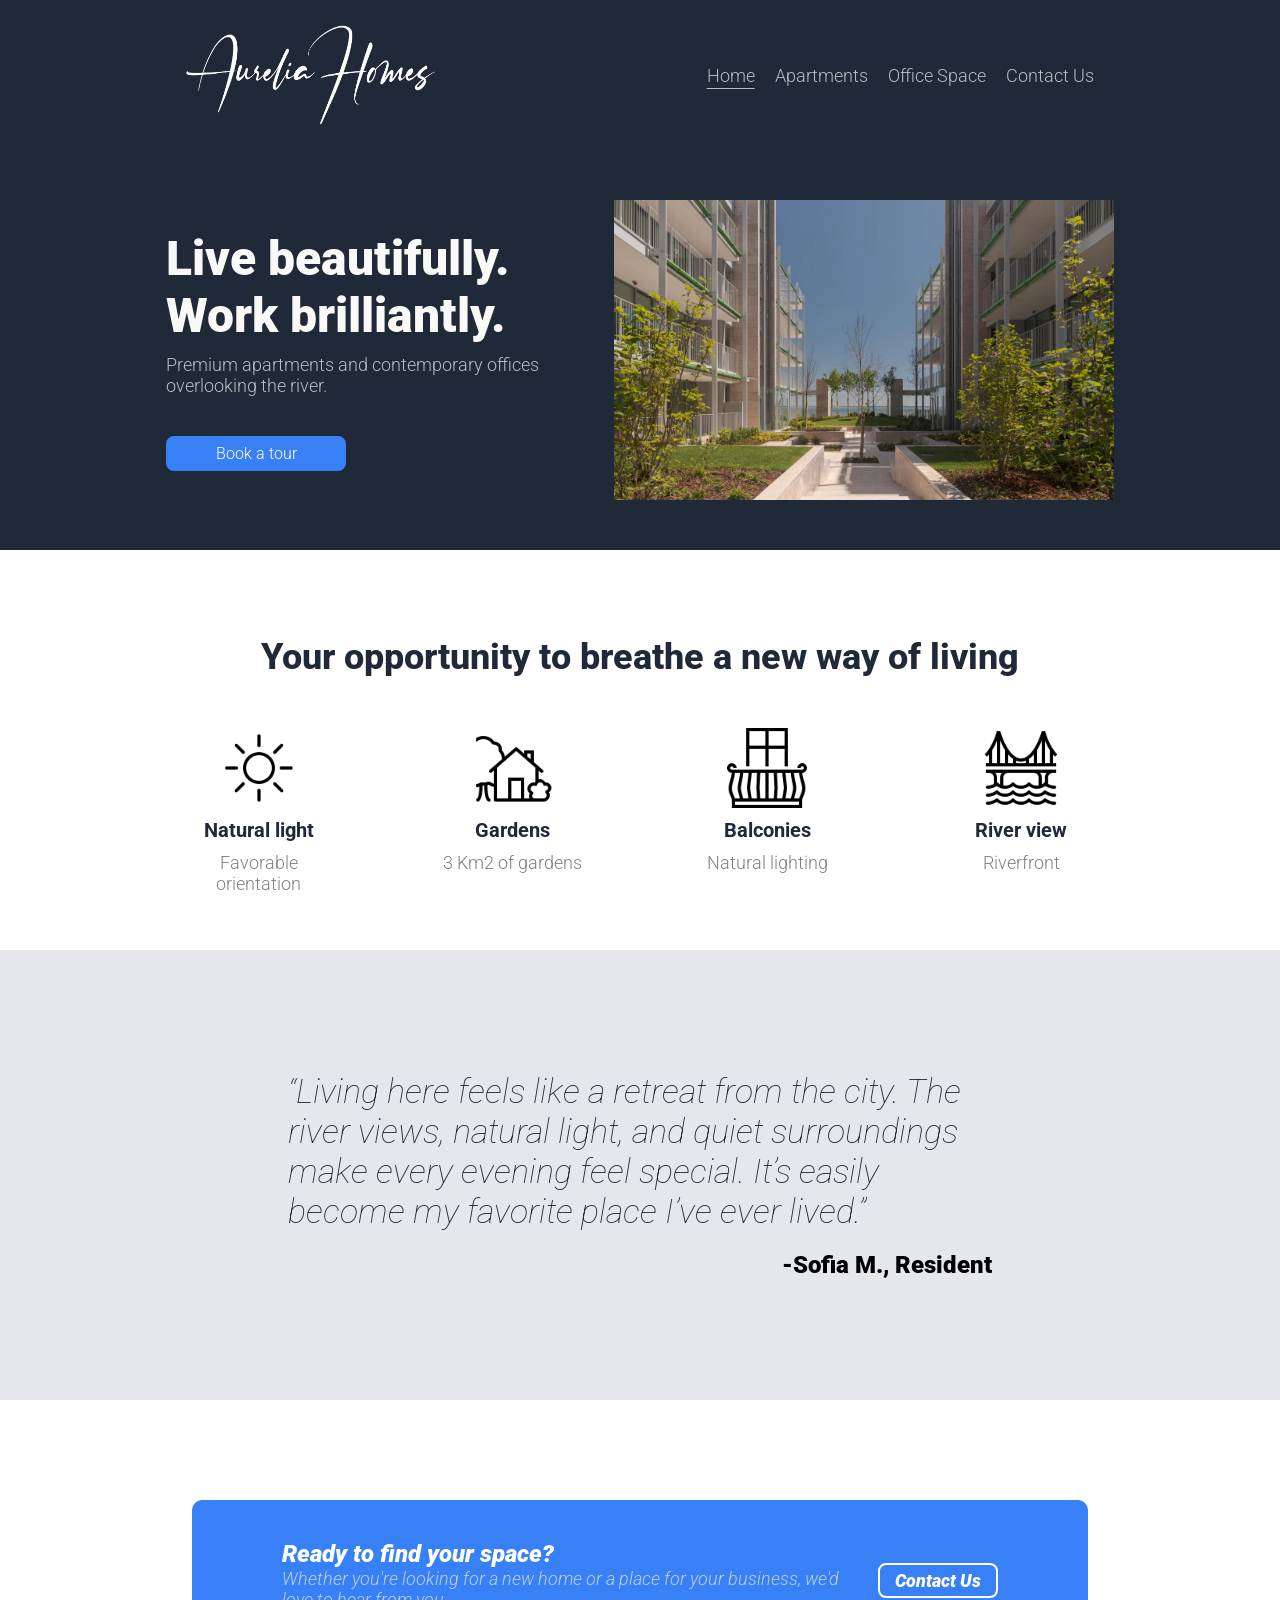
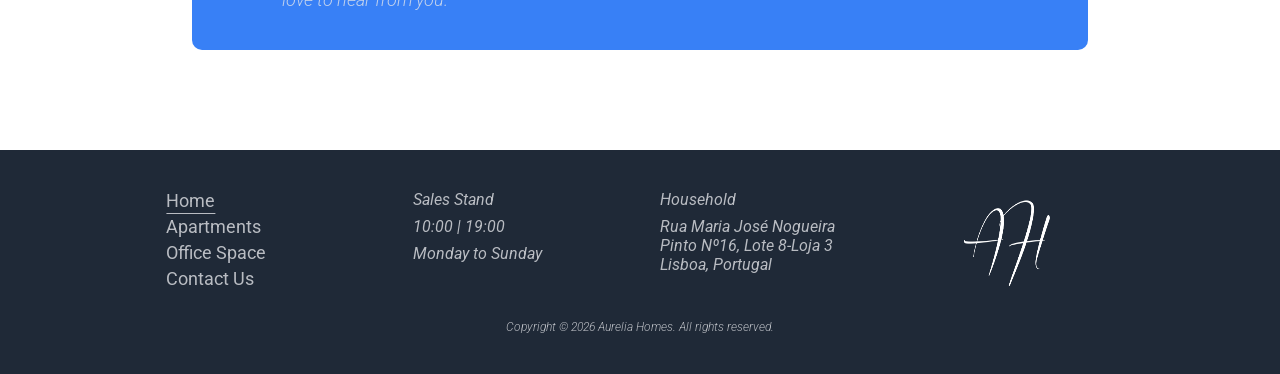
<file: index.html>
<!DOCTYPE html>
<html lang="en">

<head>
    <meta charset="UTF-8">
    <meta name="viewport" content="width=device-width, initial-scale=1.0">
    <title>Aurelia Homes | Home</title>
    <link rel="stylesheet" href="styles/universal.css">
    <link rel="stylesheet" href="styles/index.css">
</head>

<body>

    <header>
        <div class="header-container">
            <div class="header-box"> <img class="logonav1" src="assets/logoFullWhite.png" alt="Aurelia Homes logo"
                    height="100" width="250">
                <nav class="nav1">
                    <ul class="menu-box">
                        <li><a class="header-item active" href="index.html" aria-current="page">Home</a></li>
                        <li><a class="header-item" href="apartments.html">Apartments</a></li>
                        <li><a class="header-item" href="office.html">Office Space</a></li>
                        <li><a class="header-item" href="contact.html">Contact Us</a></li>
                    </ul>
                </nav>
            </div>
            <div class="header-box"> <img class="logonav2" src="assets/logoSmallWhite.png" alt="Aurelia Homes logo"
                    height="100" width="100">
                <nav class="nav2">
                    <ul class="menu-box">
                        <li><a class="header-item active" href="index.html" aria-current="page">Home</a></li>
                        <li><a class="header-item" href="apartments.html">Apartments</a></li>
                        <li><a class="header-item" href="office.html">Office Space</a></li>
                        <li><a class="header-item" href="contact.html">Contact Us</a></li>
                    </ul>
                </nav>
            </div> <input type="checkbox" id="menu-toggle" class="menu-toggle"> <label for="menu-toggle" class="burger"
                aria-label="Abrir menú"> <span></span> <span></span> <span></span> </label>
        </div>
    </header>

    <main>
        <section class="content-container" aria-labelledby="home-hero-title">
            <article class="content-box">
                <div class="herocontent-box">
                    <h1 id="home-hero-title" class="hero-main-text">Live beautifully. Work brilliantly.</h1>
                    <p class="hero-secondary-text">Premium apartments and contemporary offices overlooking the river.</p>
                    
                    <nav class="hero-button-group" aria-label="Primary navigation">
                        <a class="hero-button" href="contact.html">Book a tour</a>
                    </nav>

                </div> 
                <img src="assets/homeMainImage.png" alt="Aurelia Homes building exterior" height="250" width="500">
            </article>
        </section>

        <section class="features-section" aria-labelledby="info-heading">

            <div class="features-heading">
                <h2 id="info-heading" class="features-title">
                    Your opportunity to breathe a new way of living
                </h2>
            </div>

            <div class="features-grid">

                <article class="feature-card">
                    <img src="assets/icons8-sun-100.png" alt="">
                    <h3 class="feature-title">Natural light</h3>
                    <p class="feature-text">Favorable orientation</p>
                </article>

                <article class="feature-card">
                    <img src="assets/icons8-garden-100.png" alt="">
                    <h3 class="feature-title">Gardens</h3>
                    <p class="feature-text">3 Km2 of gardens</p>
                </article>

                <article class="feature-card">
                    <img src="assets/icons8-balcony-100.png" alt="">
                    <h3 class="feature-title">Balconies</h3>
                    <p class="feature-text">Natural lighting</p>
                </article>

                <article class="feature-card">
                    <img src="assets/icons8-bridge-100.png" alt="">
                    <h3 class="feature-title">River view</h3>
                    <p class="feature-text">Riverfront</p>
                </article>

            </div>
        </section>


        <section class="testimonial-section">

            <blockquote class="testimonial-box">
                <p class="testimonial-text">
                    “Living here feels like a retreat from the city.
                    The river views, natural light, and quiet surroundings make every evening feel special.
                    It’s easily become my favorite place I’ve ever lived.”
                </p>

                <cite class="testimonial-author">
                    -Sofia M., Resident
                </cite>
            </blockquote>

        </section>


        <section class="cta-section" aria-labelledby="cta-heading">

            <aside class="cta-box">

                <div class="cta-content">

                    <div class="cta-copy">
                        <h2 id="cta-heading" class="cta-title">
                            Ready to find your space?
                        </h2>

                        <p class="cta-text">
                            Whether you're looking for a new home or a place for your business,
                            we'd love to hear from you.
                        </p>
                    </div>

                    <a class="outline-button" href="contact.html">
                        Contact Us
                    </a>

                </div>

            </aside>

        </section>

    </main>


    <footer class="footer-container">

        <div class="footer-grid">

            <nav class="footerNav" aria-label="Footer navigation">
                <ul class="menu-box2">
                    <li><a class="footer-item active" href="index.html" aria-current="page">Home</a></li>
                    <li><a class="footer-item" href="apartments.html">Apartments</a></li>
                    <li><a class="footer-item" href="office.html">Office Space</a></li>
                    <li><a class="footer-item" href="contact.html">Contact Us</a></li>
                </ul>
            </nav>

            <address>
                <p>Sales Stand</p>
                <p>10:00 | 19:00</p>
                <p>Monday to Sunday</p>
            </address>

            <address>
                <p>Household</p>
                <p>Rua Maria José Nogueira Pinto Nº16, Lote 8-Loja 3 Lisboa, Portugal</p>
            </address>

            <div class="footerLogo">
                <img src="assets/logoSmallWhite.png" alt="Aurelia Homes logo" height="100" width="100">
            </div>

        </div>


        <div class="footer-gridMobile">    
            <nav class="footerNav2">
                <ul class="menu-box2">
                    <li><a class="footer-item active" href="index.html" aria-current="page">Home</a></li>
                    <li><a class="footer-item" href="apartments.html">Apartments</a></li>
                    <li><a class="footer-item" href="office.html">Office Space</a></li>
                    <li><a class="footer-item" href="contact.html" >Contact Us</a></li>
                </ul>
            </nav>

            <div class="footerLogo">
               <img src="assets/logoSmallWhite.png" alt="Aurelia Homes logo" height="100" width="100">
            </div>

        </div>

        <p class="footer-text">
            Copyright &copy; 2026 Aurelia Homes. All rights reserved.
        </p>

    </footer>

</body>

</html>
</file>
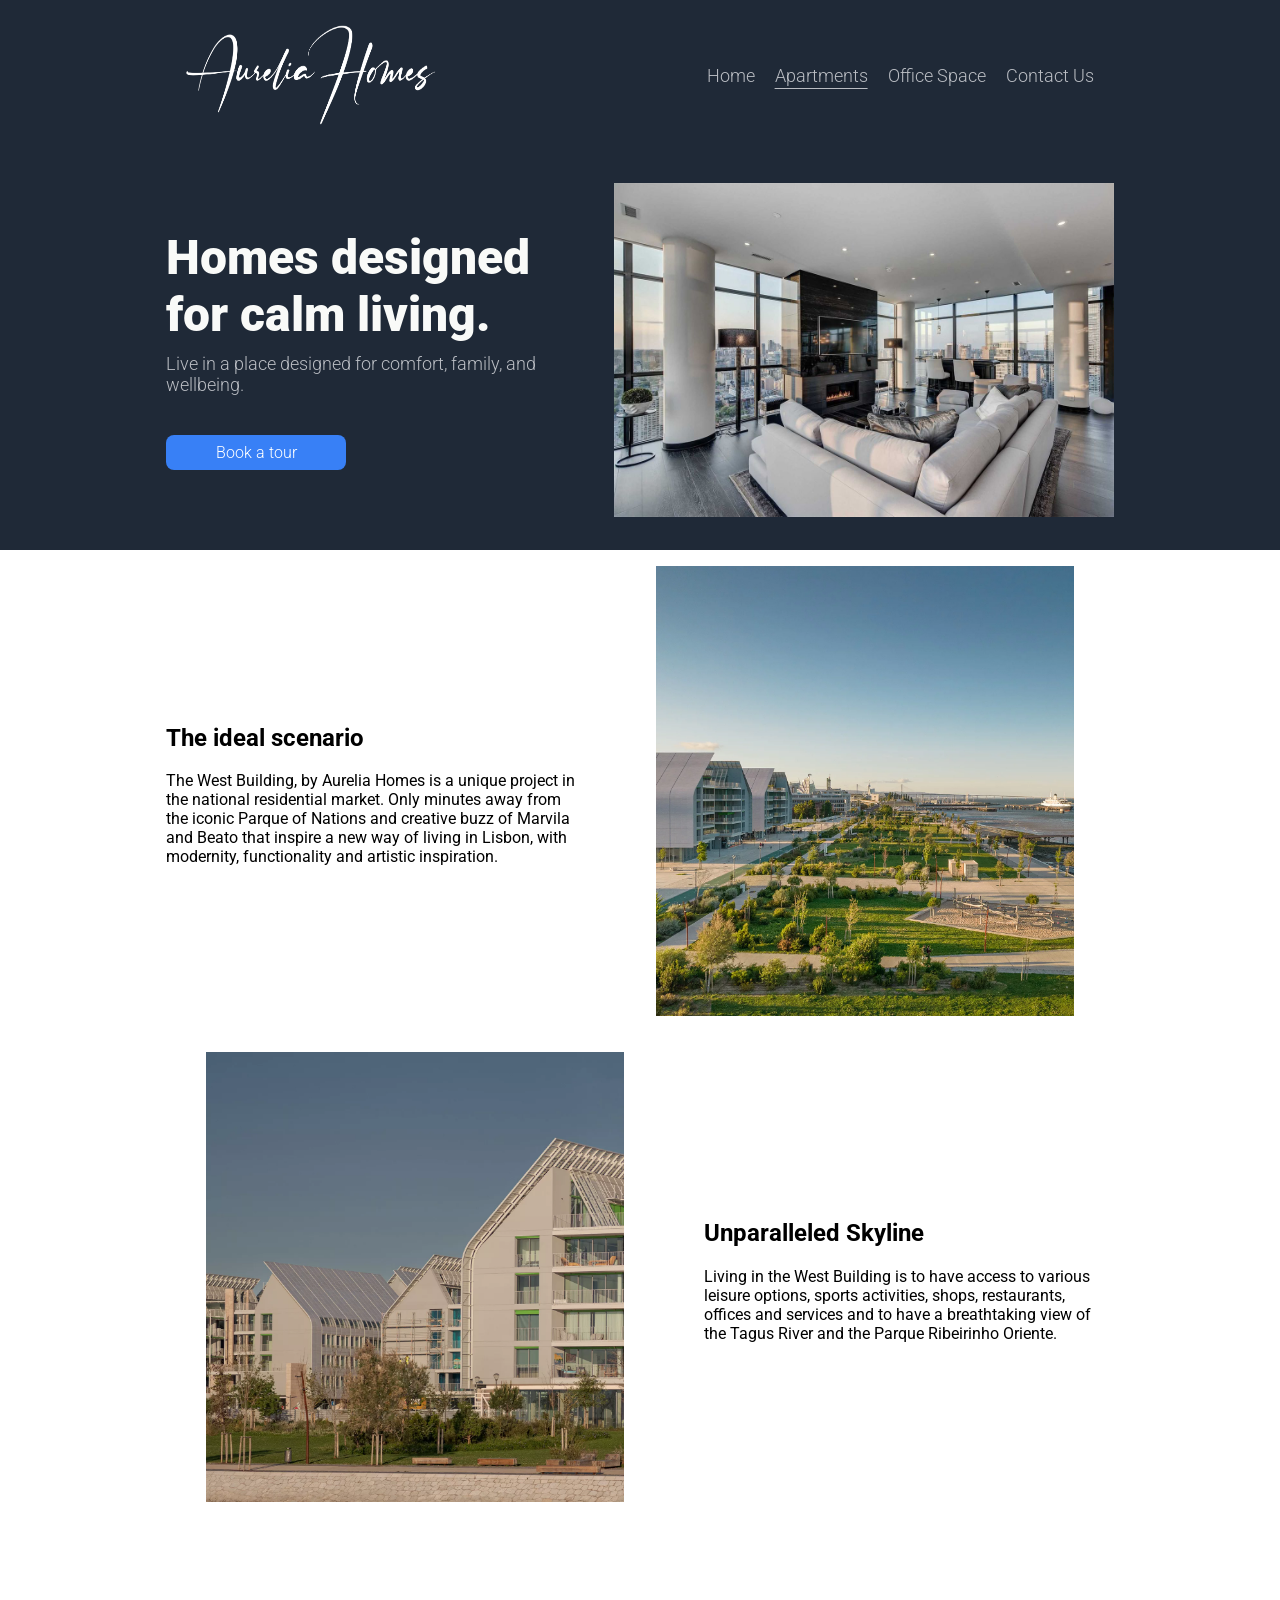
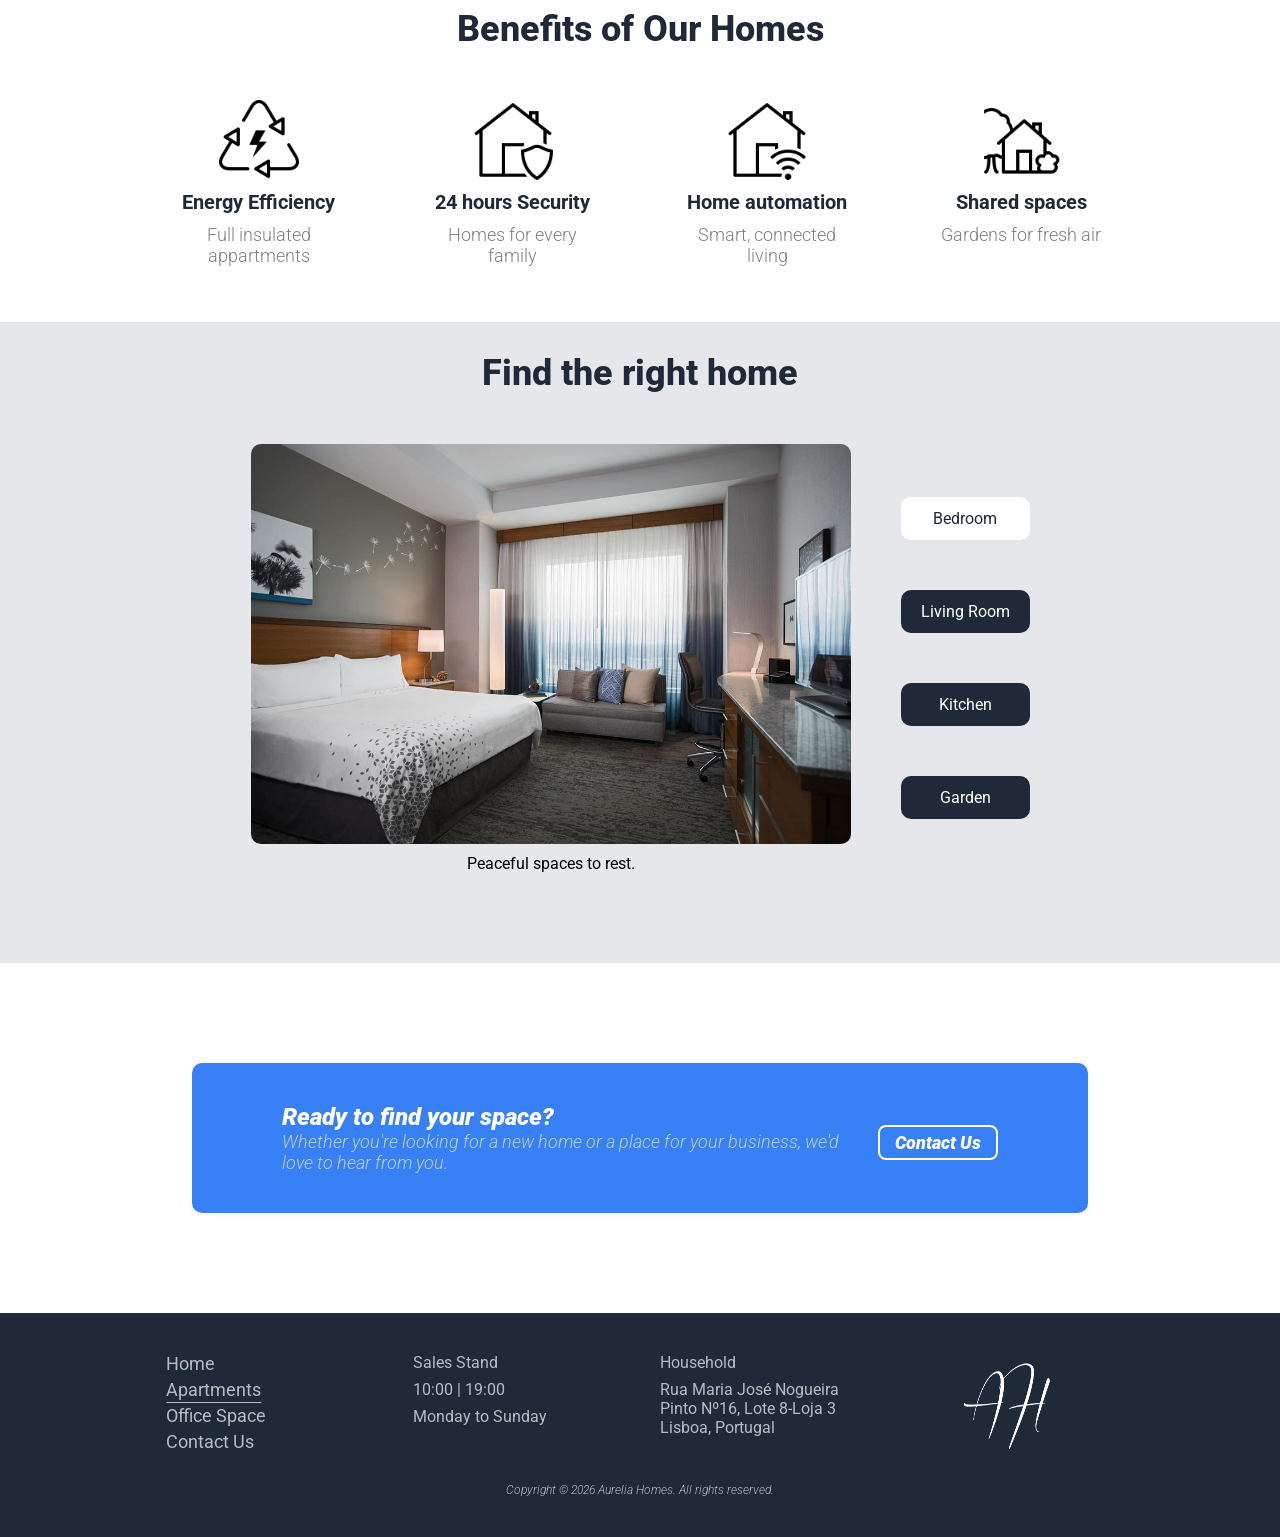
<file: apartments.html>
<!DOCTYPE html>
<html lang="en">
<head>
    <meta charset="UTF-8">
    <meta name="viewport" content="width=device-width, initial-scale=1.0">
    <title>Aurelia Homes | Homes</title>
    <link rel="stylesheet" href="styles/universal.css">
    <link rel="stylesheet" href="styles/apartments.css">
</head>
<body>
    <header>
        <div class="header-container">

            <div class="header-box">
                <img class="logonav1" src="assets/logoFullWhite.png" alt="Aurelia Homes logo" height="100" width="250">
                <nav class="nav1">
                    <ul class="menu-box">
                        <li><a class="header-item" href="index.html" aria-current="page">Home</a></li>
                        <li><a class="header-item active" href="apartments.html">Apartments</a></li>
                        <li><a class="header-item" href="office.html" aria-current="page">Office Space</a></li>
                        <li><a class="header-item" href="contact.html">Contact Us</a></li>
                    </ul>
                </nav>
            </div>


            <div class="header-box">
                <img class="logonav2" src="assets/logoSmallWhite.png" alt="Aurelia Homes logo" height="100" width="100">
                <nav class="nav2">
                    <ul class="menu-box">
                        <li><a class="header-item" href="index.html">Home</a></li>
                        <li><a class="header-item active" href="apartments.html" aria-current="page">Apartments</a></li>
                        <li><a class="header-item" href="office.html" >Office Space</a></li>
                        <li><a class="header-item" href="contact.html">Contact Us</a></li>
                    </ul>
                </nav>
            </div>

            <input type="checkbox" id="menu-toggle" class="menu-toggle">

            <label for="menu-toggle" class="burger" aria-label="Abrir menú">
                <span></span>
                <span></span>
                <span></span>
            </label>

        </div>

    </header>

    <main>
        <section class="content-container" aria-labelledby="apartments-hero-title">
            <article class="content-box">
                <div class="herocontent-box">
                    <h1 id="apartments-hero-title" class="hero-main-text">Homes designed for calm living.</h1>
                    <p class="hero-secondary-text">Live in a place designed for comfort, family, and wellbeing.</p>

                    <nav class="hero-button-group" aria-label="Primary navigation">
                        <a class="hero-button" href="contact.html">Book a tour</a>
                    </nav>
                </div>

                <img src="assets/mainApartment.png" alt="Aurelia Homes building exterior" height="250" width="500">
            </article>
        </section>

        <section class="apartInfo">

            <div class="apartInfoContainer">
                <div class="apartInfoText">
                    <h1>The ideal scenario</h1>
                    <p>
                        The West Building, by Aurelia Homes is a unique project in the national residential market. 
                        Only minutes away from the iconic Parque of Nations and creative buzz of Marvila and Beato that 
                        inspire a new way of living in Lisbon, with modernity, functionality and artistic inspiration.
                    </p>
                </div>

                <figure class="apartInfoText">
                    <img src="assets/west1.jpg" alt="Aurelia Homes building exterior">
                </figure>

            </div>


            <div class="apartInfoContainer">

                <figure class="apartInfoText">
                    <img src="assets/west2.jpg" alt="Aurelia Homes building exterior">
                </figure>

                <div class="apartInfoText">
                    <h1>Unparalleled Skyline</h1>
                    <p>
                        Living in the West Building is to have access to various leisure options, 
                        sports activities, shops, restaurants, offices and services and to have a breathtaking 
                        view of the Tagus River and the Parque Ribeirinho Oriente.
                    </p>
                </div>

            </div>



        </section>


        <section class="office-benefits">
            <div class="benefits-title">
                <h2 class="h2-benefits"> Benefits of Our Homes </h2>
            </div>
            <div class="benefits-section">
                <div class="benefits-image-box">
                    <img src="assets/icons8-renewable-energy-100.png" alt="Energy Efficiency">
                    <h3 class="benefit-title">Energy Efficiency</h3>
                    <p class="benefit-text">Full insulated appartments</p>
                </div>
                <div class="benefits-image-box">
                    <img src="assets/icons8-home-security-100.png" alt="24 hours Security">
                    <h3 class="benefit-title">24 hours Security</h3>
                    <p class="benefit-text">Homes for every family</p>
                </div>
                <div class="benefits-image-box">
                    <img src="assets/icons8-smart-home-connection-100.png" alt="Home automation">
                    <h3 class="benefit-title">Home automation</h3>
                    <p class="benefit-text">Smart, connected living</p>
                </div>
                <div class="benefits-image-box">
                    <img src="assets/icons8-garden-100.png" alt="Shared spaces">
                    <h3 class="benefit-title">Shared spaces</h3>
                    <p class="benefit-text">Gardens for fresh air</p>
                </div>
            </div>
        </section>

        <section class="showcase" id="showcase">
            <div class="showcase-title">
                <h2 class="h2-benefits"> Find the right home </h2>
            </div>

            <div class="showcase-content">
                <input type="radio" id="pic1" name="showcase-radio" checked>
                <input type="radio" id="pic2" name="showcase-radio">
                <input type="radio" id="pic3" name="showcase-radio">
                <input type="radio" id="pic4" name="showcase-radio">

                <div class="showcase-photo">
                    <figure class="image1">
                        <img src="assets/bedroom.png" alt="Bedroom">
                        <figcaption>Peaceful spaces to rest.</figcaption>
                    </figure>
                    <figure class="image2">
                        <img src="assets/livingRoom.png" alt="Living Room">
                        <figcaption>Bright spaces to share with family.</figcaption>
                    </figure>

                    <figure class="image3">
                        <img src="assets/kitchen.png" alt="Kitchen">
                        <figcaption> Modern, functional kitchens.</figcaption>
                    </figure>

                    <figure class="image4">
                        <img src="assets/garden.png" alt="Garden">
                        <figcaption>Outdoor spaces to enjoy fresh air.</figcaption>
                    </figure>
                </div>

                <div class="showcase-buttons">
                    <label class="photo-button" for="pic1">Bedroom</label>
                    <label class="photo-button" for="pic2">Living Room</label>
                    <label class="photo-button" for="pic3">Kitchen</label>
                    <label class="photo-button" for="pic4">Garden</label>
                </div>
            </div>
        </section>


        <section class="cta-section" aria-labelledby="cta-heading">

            <aside class="cta-box">

                <div class="cta-content">

                    <div class="cta-copy">
                        <h2 id="cta-heading" class="cta-title">
                            Ready to find your space?
                        </h2>

                        <p class="cta-text">
                            Whether you're looking for a new home or a place for your business,
                            we'd love to hear from you.
                        </p>
                    </div>

                    <a class="outline-button" href="contact.html">
                        Contact Us
                    </a>

                </div>

            </aside>

        </section>
    </main>
    

    

     <footer class="footer-container">

        <div class="footer-grid">         
            <nav class="footerNav1">
                <ul class="menu-box2">
                    <li><a class="footer-item" href="index.html">Home</a></li>
                    <li><a class="footer-item active" href="apartments.html">Apartments</a></li>
                    <li><a class="footer-item" href="office.html" aria-current="page">Office Space</a></li>
                    <li><a class="footer-item" href="contact.html">Contact Us</a></li>
                </ul>
            </nav>

            <div>
                <p>Sales Stand</p>
                <p>10:00 | 19:00</p>
                <p>Monday to Sunday</p>
            </div>

            <div>
                <p>Household</p>
                <p>Rua Maria José Nogueira Pinto Nº16, Lote 8-Loja 3 Lisboa, Portugal</p>
            </div>

            <div class="footerLogo">
               <img src="assets/logoSmallWhite.png" alt="Aurelia Homes logo" height="100" width="100">
            </div>

        </div>

        <div class="footer-gridMobile">    
            <nav class="footerNav2">
                <ul class="menu-box2">
                    <li><a class="footer-item" href="index.html">Home</a></li>
                    <li><a class="footer-item active" href="apartments.html">Apartments</a></li>
                    <li><a class="footer-item" href="office.html" aria-current="page">Office Space</a></li>
                    <li><a class="footer-item" href="contact.html">Contact Us</a></li>
                </ul>
            </nav>

            <div class="footerLogo">
               <img src="assets/logoSmallWhite.png" alt="Aurelia Homes logo" height="100" width="100">
            </div>

        </div>
        <p class="footer-text">Copyright &copy; 2026 Aurelia Homes. All rights reserved.</p>
    </footer>
</body>
</html>
</file>
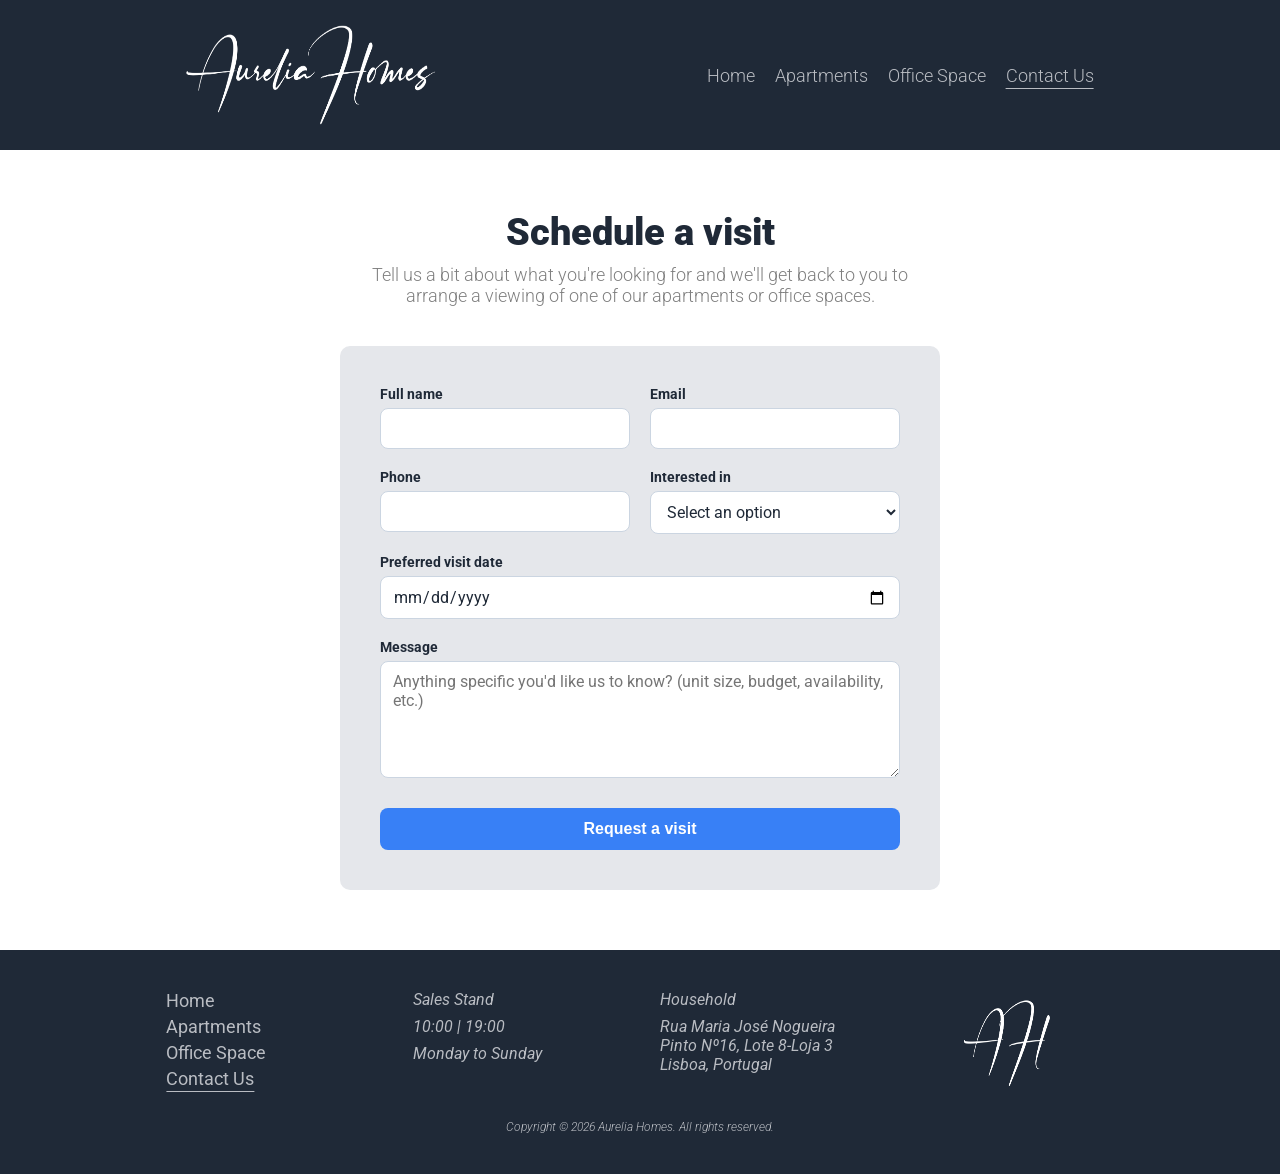
<file: contact.html>
<!DOCTYPE html>
<html lang="en">
<head>
    <meta charset="UTF-8">
    <meta name="viewport" content="width=device-width, initial-scale=1.0">
    <title>Aurelia Homes | Contact Us</title>
    <link rel="stylesheet" href="styles/universal.css">
    <link rel="stylesheet" href="styles/contact.css">
</head>
<body>

    <header>
        <div class="header-container">

            <div class="header-box">
                <img class="logonav1" src="assets/logoFullWhite.png" alt="Aurelia Homes logo" height="100" width="250">
                <nav class="nav1">
                    <ul class="menu-box">
                        <li><a class="header-item" href="index.html">Home</a></li>
                        <li><a class="header-item" href="apartments.html">Apartments</a></li>
                        <li><a class="header-item" href="office.html">Office Space</a></li>
                        <li><a class="header-item active" href="contact.html" aria-current="page">Contact Us</a></li>
                    </ul>
                </nav>
            </div>


            <div class="header-box">
                <img class="logonav2" src="assets/logoSmallWhite.png" alt="Aurelia Homes logo" height="100" width="100">
                <nav class="nav2">
                    <ul class="menu-box">
                        <li><a class="header-item" href="index.html" >Home</a></li>
                        <li><a class="header-item" href="apartments.html">Apartments</a></li>
                        <li><a class="header-item" href="office.html">Office Space</a></li>
                        <li><a class="header-item active" href="contact.html" aria-current="page">Contact Us</a></li>
                    </ul>
                </nav>
            </div>

            <input type="checkbox" id="menu-toggle" class="menu-toggle">

            <label for="menu-toggle" class="burger" aria-label="Abrir menú">
                <span></span>
                <span></span>
                <span></span>
            </label>

        </div>
    </header>

    <main>
        <section class="contact-section">
            <div class="contact-intro">
                <h1 class="contact-title">Schedule a visit</h1>
                <p class="contact-subtitle">Tell us a bit about what you're looking for and we'll get back to you to arrange a viewing of one of our apartments or office spaces.</p>
            </div>

            <form class="contact-form" action="#" method="post">
                <div class="form-row">
                    <div class="form-field">
                        <label for="name">Full name</label>
                        <input type="text" id="name" name="name" autocomplete="name" required>
                    </div>
                    <div class="form-field">
                        <label for="email">Email</label>
                        <input type="email" id="email" name="email" autocomplete="email" required>
                    </div>
                </div>

                <div class="form-row">
                    <div class="form-field">
                        <label for="phone">Phone</label>
                        <input type="tel" id="phone" name="phone" autocomplete="tel">
                    </div>
                    <div class="form-field">
                        <label for="interest">Interested in</label>
                        <select id="interest" name="interest" required>
                            <option value="" disabled selected>Select an option</option>
                            <option value="apartment">An apartment</option>
                            <option value="office">An office space</option>
                            <option value="undecided">Not sure yet</option>
                        </select>
                    </div>
                </div>

                <div class="form-row">
                    <div class="form-field">
                        <label for="visit-date">Preferred visit date</label>
                        <input type="date" id="visit-date" name="visit-date">
                    </div>
                </div>

                <div class="form-field">
                    <label for="message">Message</label>
                    <textarea id="message" name="message" rows="5" placeholder="Anything specific you'd like us to know? (unit size, budget, availability, etc.)"></textarea>
                </div>

                <button type="submit" class="form-submit">Request a visit</button>
            </form>
        </section>
    </main>

    <footer class="footer-container">

        <div class="footer-grid">         
            <nav class="footerNav1">
                <ul class="menu-box2">
                    <li><a class="footer-item" href="index.html">Home</a></li>
                    <li><a class="footer-item" href="apartments.html">Apartments</a></li>
                    <li><a class="footer-item" href="office.html">Office Space</a></li>
                    <li><a class="footer-item active" href="contact.html" aria-current="page">Contact Us</a></li>
                </ul>
            </nav>

            <address>
                <p>Sales Stand</p>
                <p>10:00 | 19:00</p>
                <p>Monday to Sunday</p>
            </address>

            <address>
                <p>Household</p>
                <p>Rua Maria José Nogueira Pinto Nº16, Lote 8-Loja 3 Lisboa, Portugal</p>
            </address>

            <div class="footerLogo">
               <img src="assets/logoSmallWhite.png" alt="Aurelia Homes logo" height="100" width="100">
            </div>

        </div>

        <div class="footer-gridMobile">    
            <nav class="footerNav2">
                <ul class="menu-box2">
                    <li><a class="footer-item" href="index.html">Home</a></li>
                    <li><a class="footer-item" href="apartments.html">Apartments</a></li>
                    <li><a class="footer-item" href="office.html">Office Space</a></li>
                    <li><a class="footer-item active" href="contact.html" aria-current="page">Contact Us</a></li>
                </ul>
            </nav>

            <div class="footerLogo">
               <img src="assets/logoSmallWhite.png" alt="Aurelia Homes logo" height="100" width="100">
            </div>

        </div>
        <p class="footer-text">Copyright &copy; 2026 Aurelia Homes. All rights reserved.</p>
    </footer>
</body>
</html>
</file>
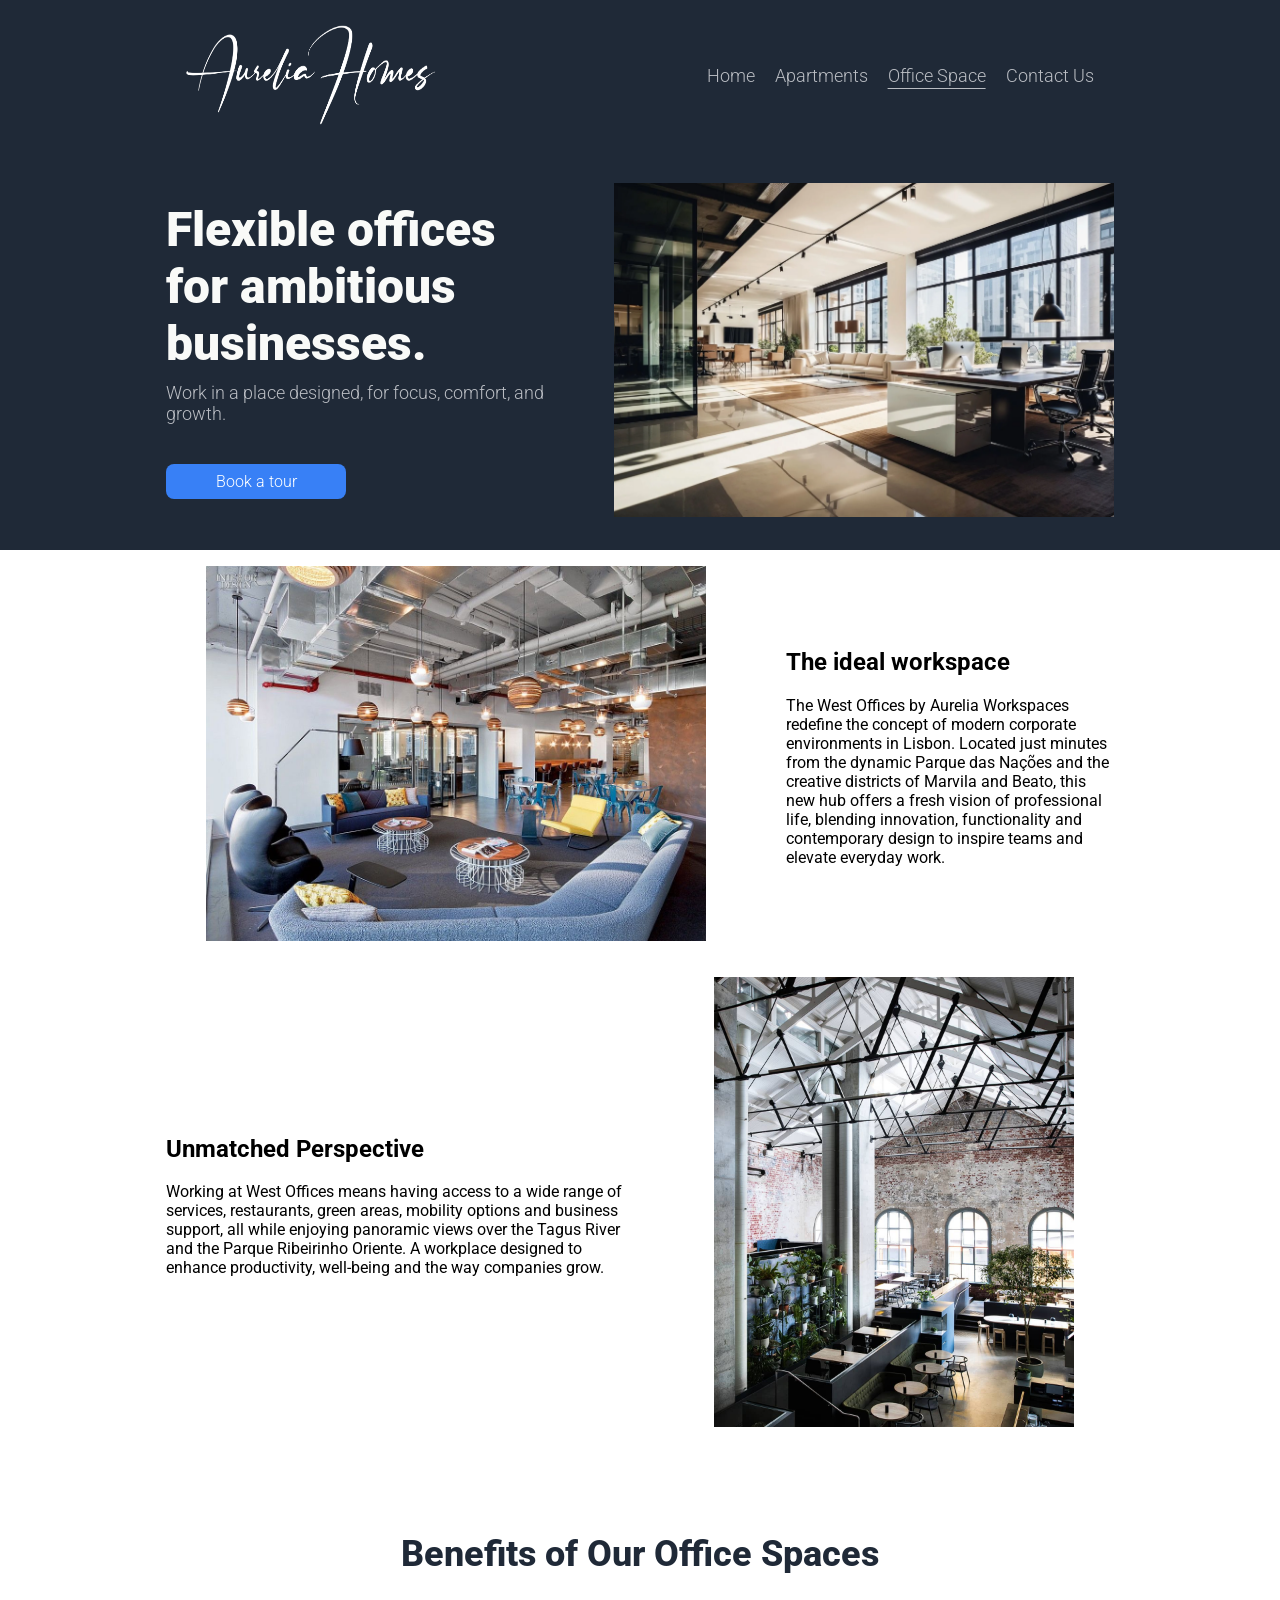
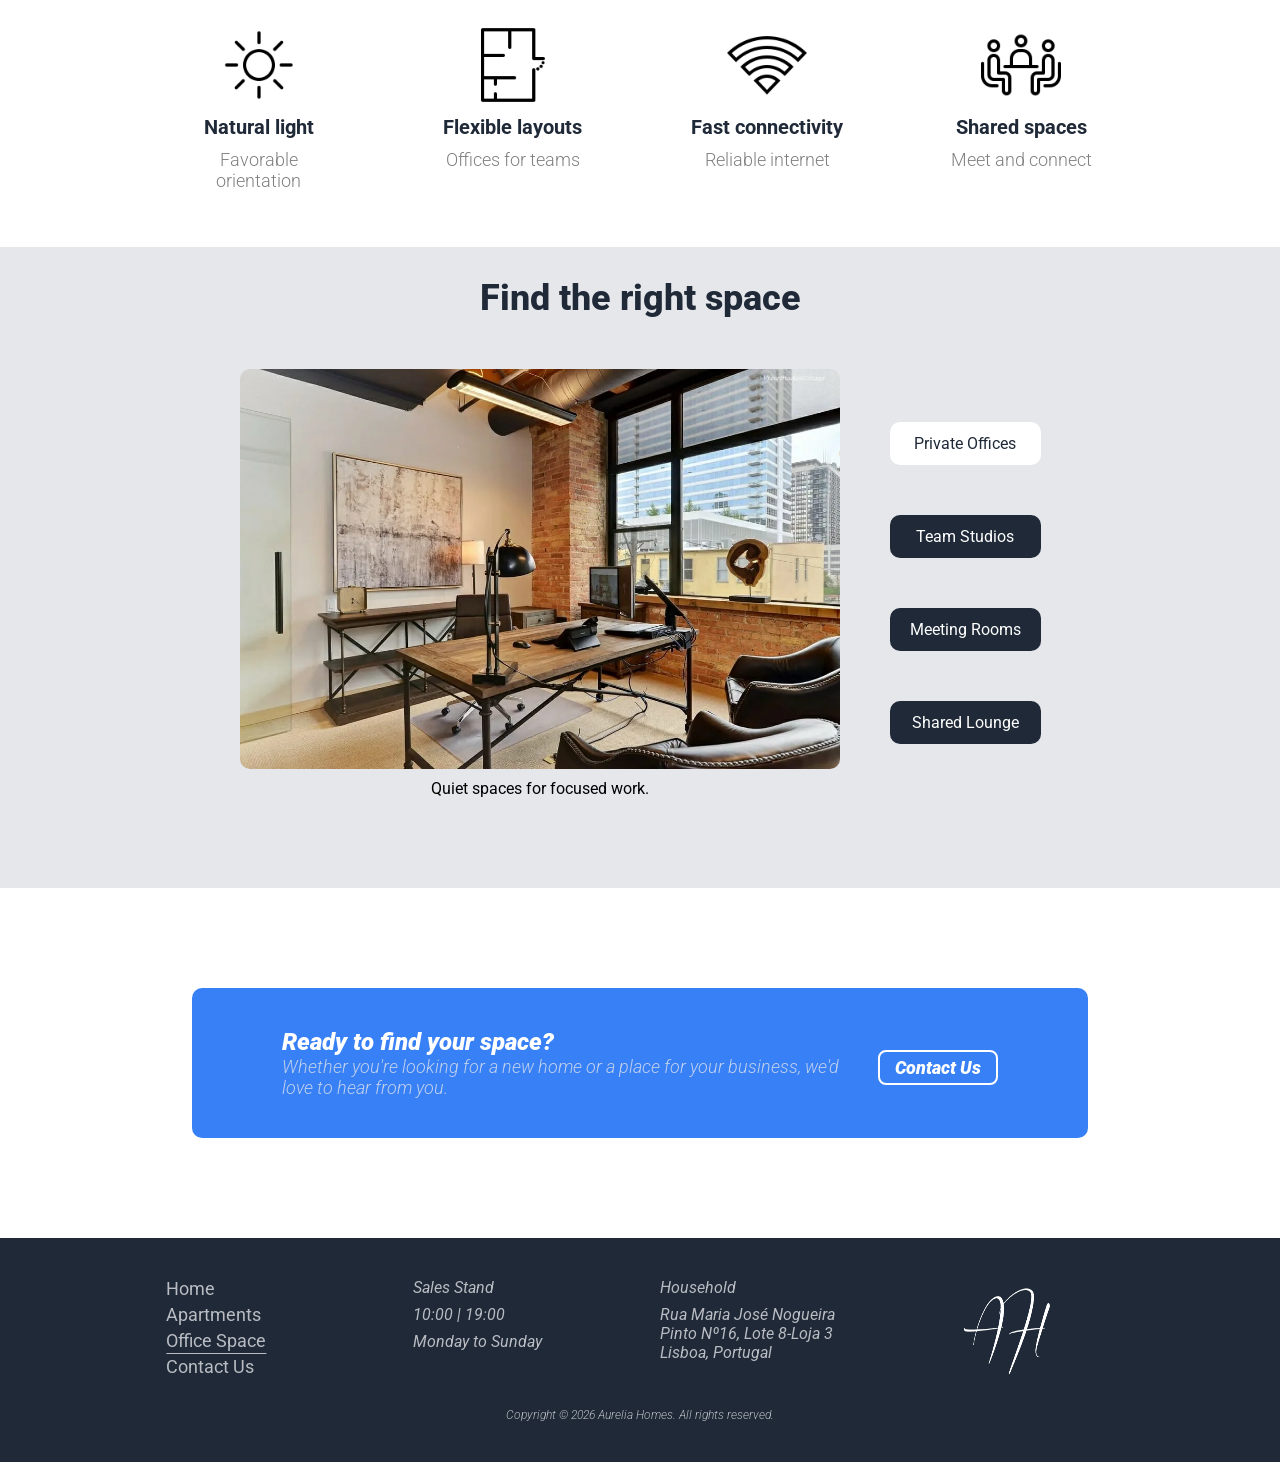
<file: office.html>
<!DOCTYPE html>
<html lang="en">

<head>
    <meta charset="UTF-8">
    <meta name="viewport" content="width=device-width, initial-scale=1.0">
    <title>Aurelia Homes | Office Space</title>
    <link rel="stylesheet" href="styles/universal.css">
    <link rel="stylesheet" href="styles/office.css">
</head>

<body>
    <header>
        <div class="header-container">

            <div class="header-box">
                <img class="logonav1" src="assets/logoFullWhite.png" alt="Aurelia Homes logo" height="100" width="250">
                <nav class="nav1">
                    <ul class="menu-box">
                        <li><a class="header-item" href="index.html" aria-current="page">Home</a></li>
                        <li><a class="header-item" href="apartments.html">Apartments</a></li>
                        <li><a class="header-item active" href="office.html" aria-current="page">Office Space</a></li>
                        <li><a class="header-item" href="contact.html">Contact Us</a></li>
                    </ul>
                </nav>
            </div>


            <div class="header-box">
                <img class="logonav2" src="assets/logoSmallWhite.png" alt="Aurelia Homes logo" height="100" width="100">
                <nav class="nav2">
                    <ul class="menu-box">
                        <li><a class="header-item" href="index.html">Home</a></li>
                        <li><a class="header-item" href="apartments.html">Apartments</a></li>
                        <li><a class="header-item active" href="office.html" aria-current="page">Office Space</a></li>
                        <li><a class="header-item" href="contact.html">Contact Us</a></li>
                    </ul>
                </nav>
            </div>

            <input type="checkbox" id="menu-toggle" class="menu-toggle">

            <label for="menu-toggle" class="burger" aria-label="Abrir menú">
                <span></span>
                <span></span>
                <span></span>
            </label>
        </div>
    </header>

    <main>
        <section class="content-container" aria-labelledby="office-hero-title">
            <article class="content-box">
                <div class="herocontent-box">
                    <h1 id="office-hero-title" class="hero-main-text">Flexible offices for ambitious businesses.</h1>
                    <p class="hero-secondary-text">Work in a place designed, for focus, comfort, and growth.</p>

                    <nav class="hero-button-group" aria-label="Primary navigation">
                        <a class="hero-button" href="contact.html">Book a tour</a>
                    </nav>
                </div>

                <img src="assets/ModernOfficeInterior.png" alt="Aurelia Homes building exterior" height="250"
                    width="500">
            </article>
        </section>

        <section class="apartInfo">

            <div class="apartInfoContainer">

                <figure class="apartInfoText">
                    <img src="assets/idealWorkspaceIMG.png" alt="Aurelia Homes building exterior">
                </figure>

                <div class="apartInfoText">
                    <h1>The ideal workspace</h1>
                    <p>
                        The West Offices by Aurelia Workspaces redefine the concept of modern corporate environments in
                        Lisbon. Located just minutes from the dynamic Parque das Nações and the creative districts of
                        Marvila and Beato, this new hub offers a fresh vision of professional life, blending innovation,
                        functionality and contemporary design to inspire teams and elevate everyday work.
                    </p>
                </div>
            </div>

            <div class="apartInfoContainer">
                <div class="apartInfoText">
                    <h1>Unmatched Perspective</h1>
                    <p>
                        Working at West Offices means having access to a wide range of services, restaurants, green
                        areas, mobility options and business support, all while enjoying panoramic views over the Tagus
                        River and the Parque Ribeirinho Oriente. A workplace designed to enhance productivity,
                        well‑being and the way companies grow.
                    </p>
                </div>

                <figure class="apartInfoText">
                    <img src="assets/unmatchedPerspectiveIMG.png" alt="Aurelia Homes building exterior">
                </figure>


            </div>

        </section>
        <section class="office-benefits">
            <div class="benefits-title">
                <h2 class="h2-benefits"> Benefits of Our Office Spaces </h2>
            </div>
            <div class="benefits-section">
                <div class="benefits-image-box">
                    <img src="assets/icons8-sun-100.png" alt="Natural light">
                    <h3 class="benefit-title">Natural light</h3>
                    <p class="benefit-text">Favorable orientation</p>
                </div>
                <div class="benefits-image-box">
                    <img src="assets/icons8-studio-floor-plan-100.png" alt="Flexible layouts">
                    <h3 class="benefit-title">Flexible layouts</h3>
                    <p class="benefit-text">Offices for teams</p>
                </div>
                <div class="benefits-image-box">
                    <img src="assets/icons8-wifi-100.png" alt="Fast connectivity">
                    <h3 class="benefit-title">Fast connectivity</h3>
                    <p class="benefit-text">Reliable internet</p>
                </div>
                <div class="benefits-image-box">
                    <img src="assets/icons8-meeting-room-100.png" alt="Shared spaces">
                    <h3 class="benefit-title">Shared spaces</h3>
                    <p class="benefit-text">Meet and connect</p>
                </div>
            </div>
        </section>

        <section class="showcase" id="showcase">
            <div class="showcase-title">
                <h2 class="h2-benefits"> Find the right space </h2>
            </div>

            <div class="showcase-content">
                <input type="radio" id="pic1" name="showcase-radio" checked>
                <input type="radio" id="pic2" name="showcase-radio">
                <input type="radio" id="pic3" name="showcase-radio">
                <input type="radio" id="pic4" name="showcase-radio">

                <div class="showcase-photo">
                    <figure class="image1">
                        <img src="assets/privateOffice.jpg" alt="Private office">
                        <figcaption>Quiet spaces for focused work.</figcaption>
                    </figure>
                    <figure class="image2">
                        <img src="assets/teamOffice.jpg" alt="Team studio">
                        <figcaption>Flexible layouts for growing teams.</figcaption>
                    </figure>

                    <figure class="image3">
                        <img src="assets/meetingRooms.jpg" alt="Meeting rooms">
                        <figcaption> Professional spaces for presentations.</figcaption>
                    </figure>

                    <figure class="image4">
                        <img src="assets/SharedLounge.jpg" alt="Shared lounge">
                        <figcaption>Comfortable areas for collaboration.</figcaption>
                    </figure>
                </div>

                <div class="showcase-buttons">
                    <label class="photo-button" for="pic1">Private Offices</label>
                    <label class="photo-button" for="pic2">Team Studios</label>
                    <label class="photo-button" for="pic3">Meeting Rooms</label>
                    <label class="photo-button" for="pic4">Shared Lounge</label>
                </div>
            </div>
        </section>
         
        <section class="cta-section" aria-labelledby="cta-heading">

            <aside class="cta-box">

                <div class="cta-content">

                    <div class="cta-copy">
                        <h2 id="cta-heading" class="cta-title">
                            Ready to find your space?
                        </h2>

                        <p class="cta-text">
                            Whether you're looking for a new home or a place for your business,
                            we'd love to hear from you.
                        </p>
                    </div>

                    <a class="outline-button" href="contact.html">
                        Contact Us
                    </a>

                </div>

            </aside>

        </section>
    </main>


    <footer class="footer-container">

        <div class="footer-grid">
            <nav class="footerNav1">
                <ul class="menu-box2">
                    <li><a class="footer-item" href="index.html">Home</a></li>
                    <li><a class="footer-item" href="apartments.html">Apartments</a></li>
                    <li><a class="footer-item active" href="office.html" aria-current="page">Office Space</a></li>
                    <li><a class="footer-item" href="contact.html">Contact Us</a></li>
                </ul>
            </nav>

            <address>
                <p>Sales Stand</p>
                <p>10:00 | 19:00</p>
                <p>Monday to Sunday</p>
            </address>

            <address>
                <p>Household</p>
                <p>Rua Maria José Nogueira Pinto Nº16, Lote 8-Loja 3 Lisboa, Portugal</p>
            </address>

            <div class="footerLogo">
                <img src="assets/logoSmallWhite.png" alt="Aurelia Homes logo" height="100" width="100">
            </div>

        </div>

        <div class="footer-gridMobile">
            <nav class="footerNav2">
                <ul class="menu-box2">
                    <li><a class="footer-item" href="index.html">Home</a></li>
                    <li><a class="footer-item" href="apartments.html">Apartments</a></li>
                    <li><a class="footer-item active" href="office.html" aria-current="page">Office Space</a></li>
                    <li><a class="footer-item" href="contact.html">Contact Us</a></li>
                </ul>
            </nav>

            <div class="footerLogo">
                <img src="assets/logoSmallWhite.png" alt="Aurelia Homes logo" height="100" width="100">
            </div>

        </div>
        <p class="footer-text">Copyright &copy; 2026 Aurelia Homes. All rights reserved.</p>
    </footer>
</body>

</html>
</file>
<file: styles/universal.css>
@import url('https://fonts.googleapis.com/css2?family=Roboto:ital,wght@0,100;0,300;0,400;0,700;0,900;1,100;1,300;1,400;1,700;1,900&display=swap');

* {
	box-sizing: border-box;
}

body {
    min-height: 100vh;
	font-family: 'Roboto', sans-serif;
	margin: 0;
	padding: 0;
}

/* Shared navigation */

header {
    display: flex;
    width: 100%;
    background-color: #1F2937;
    flex-direction: column;
    align-items: center;
    margin: 0;
    padding: 0;

}

.header-container {
    display: flex;
	justify-content: space-between;
	align-items: center;
    min-height: 150px;
    width: 74%;
	font-weight: 300;


}

.header-box {
    display: flex;
    justify-content: space-between;
	align-items: center;
    width: 100%;
    margin: 20px;
    position: relative;

}

.header-container > .header-box:last-of-type {
    display: none;
}

.menu-box {
	display: flex;
	gap: 20px;
	font-size: 18px;
	color: #e5e7ebc6;
	list-style: none;
	margin: 0;
	padding: 0;
}

.header-item {
	color: inherit;
	text-decoration: none;
}

.header-item:hover {
	font-weight: bold;

}

.header-item.active {
	text-decoration: underline;
	text-underline-offset: 6px;
}


/* Hidden checkbox that saves the menu state */
.menu-toggle {
    position: absolute;
    opacity: 0;
    pointer-events: none;
}

/* Burger icon, hidden on the desktop */
.burger {
    display: none;
    flex-direction: column;
    gap: 5px;
    cursor: pointer;

    span {
        width: 40px;
        height: 6px;
        background-color: #F9FAF8;
        border-radius: 2px;
    }

}


/* Mobile dropdown nav, hidden by default */
.nav2 {
    display: none;
    position: absolute;
    top: 100%;
    left: 0;
    width: 100%;
    margin: 0;
    padding: 20px;
    background-color: #F9FAF8;
    z-index: 10;
}

/* Show the dropdown when the checkbox is checked */
.header-container:has(.menu-toggle:checked) .nav2 {
    display: block;
}


/* ----- Shared hero content ----- */

.content-container {
    width: 100%;
    min-height: 400px;
    display: flex;
    justify-content: center;
    align-items: center;
    background-color: #1F2937;
    font-weight: 300;
}

.content-box {
    width: 74%;
    display: flex;
    justify-content: space-between;
    align-items: center;
    gap: 60px;
    margin: 0;
}

.herocontent-box {
    display: flex;
    flex-direction: column;
    align-items: flex-start;
    width: 50%;
    max-width: 100%;
    gap: 10px;
    flex: 1 1 0;
}

.hero-main-text {
    font-size: 48px;
    font-weight: 900;
    color: #F9FAF8;
    margin: 0;
}

.hero-secondary-text {
    font-size: 18px;
    color: #e5e7ebc6;
    margin: 0;
}

.hero-button-group {
    display: flex;
    gap: 40px;
    margin-top: 20px;
}

.hero-button {
    display: flex;
    justify-content: center;
    align-items: center;
    background-color: #3880F6;
    border-radius: 8px;
    min-width: 180px;
    height: 35px;
    margin-top: 10px;
    text-decoration: none;
    color: white;
}

.content-box img {
    display: block;
    width: 500px;
    max-width: 100%;
    height: auto;
    object-fit: cover;
    flex-shrink: 0;
}



 /* REUSABLE BASE — Benefits is the main class */
.office-benefits,
.features-section {
    min-height: 400px;
    display: flex;
    flex-direction: column;
    align-items: center;
    justify-content: center;
    text-align: center;
}

/* Main headers */
.h2-benefits,
.features-title {
    font-size: 36px;
    color: #1F2937;
    font-weight: 800;
    margin-bottom: 50px;
}

/* Grids */
.benefits-section,
.features-grid {
    width: 74%;
    display: flex;
    justify-content: space-around; 
    gap: 70px;
}

/* Cards */
.benefits-image-box,
.feature-card {
    display: flex;
    flex-direction: column;
    align-items: center;
    gap: 10px;
    width: 160px;
}

/* Images */
.benefits-image-box img,
.feature-card img {
    width: 80px;
    height: 80px;
}

.benefit-title,
.feature-title {
    font-size: 20px;
    color: #1F2937;
    font-weight: 700;
    margin: 0;
}

/* Tesxts */
.benefit-text,
.feature-text {
    font-size: 18px;
    color: #808080;
    text-align: center;
    font-weight: 300;
    margin: 0;
}




 /* Apart section */

 .apartInfo {
     display: flex;
     flex-direction: column;
     align-items: center;
 }

 .apartInfoContainer {
     display: flex;
     align-items: center;
     width: 74%;
     gap: 40px;
 }

 .apartInfoText img {
     max-height: 450px;
     max-width: 500px;

 }


/* SECTION 4 - Call to action */
.cta-section {
    min-height: 350px;
    width: 100%;
    display: flex;
    justify-content: center;
    align-items: center;
    margin: 0;
    padding: 0;


}

.cta-box {
    background-color: #3880F6;
    display: flex;
    height: 150px;
    width: 70%;
    justify-content: center;
    align-items: center;
    border-radius: 10px;
    font-style: italic;
    font-weight: 300;
}

.cta-content {
    display: flex;
    width: 80%;
    justify-content: space-between;
	align-items: center;
	gap: 20px;
    
}

.cta-copy {
    display: flex;
    flex-direction: column;

}

.cta-title {
    font-size: 24px;
    color: white;
    font-weight: 900;
    margin: 0;
}


.cta-text {
    font-size: 18px;
    color: #e5e7ebc6;
    margin: 0;
}



.outline-button {
    display: flex;
    justify-content: center;
    align-items: center;
    width: 150px;
    min-width: 120px;
    height: 35px;
    margin-top: 10px;
    border-radius: 8px;
    border: 2px solid white;
    text-decoration: none;
    font-size: 18px;
    color: white;
    font-weight: 900;
}

/* Shared footer */

.footer-container {
	min-height: 100px;
	width: 100%;
	display: flex;
	background-color: #1F2937;
	flex-direction: column;
	justify-content: center;
	align-items: center;
	gap: 30px;
	margin: 0;
	padding: 40px 0;
}



.footer-grid {
	display: flex;
	justify-content: space-between;
	gap: 40px;
	width: 74%;

}

.footer-grid > div,
.footer-grid > nav,
.footer-grid > address {
	display: flex;
	flex: 1;
	flex-direction: column;
	align-items: flex-start;
	gap: 8px;
	color: #e5e7ebc6;
	font-size: 16px;

}



.footer-grid p {
	margin: 0;
}

.footer-gridMobile {
	display: none;
	gap: 20px;
	width: 90%;
}

.footer-item {
	color: #e5e7ebc6;
	text-decoration: none;
}

.footer-item:hover {
	color: white;
}


.footer-text {
	text-align: center;
	font-style: italic;
	font-weight: 300;
	font-size: 12px;
	color: #e5e7ebc6;
	margin: 0;
}

.footer-grid > .footerLogo,
.footer-gridMobile > .footerLogo {
	display: flex;
	align-items: center;
}


.menu-box2 {
	display: flex;
	flex-direction: column;
	width: 100%;
	gap: 5px;
	font-size: 18px;
	color: #e5e7ebc6;
	list-style: none;
	margin: 0;
	padding: 0;
}

.footerNav1 {
	display: flex;
	flex-direction: column;

}


.footerNav2 {
	display: flex;
	flex-direction: column;
}

.footer-item.active {
	text-decoration: underline;
	text-underline-offset: 6px;
}


/* RESPONSIVENESS */


@media screen and (max-width: 768px) {
	
	.header-container {
		width: 100%;
		padding-right: 1rem;
	}

    .header-container > .header-box:first-of-type {
        display: none;
    }
    .header-container > .header-box:last-of-type {
        display: flex;
    }

    .content-container {
        width: 100%;
    }

    .content-box {
        flex-direction: column;
        align-items: center;
        margin: 20px 0;
        width: 95%;
    }

    .content-box img {
        width: 100%;
        height: auto;
    }

    .herocontent-box {
        width: 100%;
        align-items: center;
        justify-content: center;
        text-align: center;
    }

	.header-item:hover {
		font-weight: bold;
	}
	
	.office-benefits{
		margin-bottom: 20px;
	}

	.apartInfoContainer	{
		margin-top: 20px;
		flex-direction: column;
		gap: 10px;
	}

	.footer-item:hover {
		font-weight: bold;	
	}



    .burger {
        display: flex;
    }

    .nav2 .menu-box {
        flex-direction: column;
        gap: 15px;
        padding-top: 20px;
		color:#1F2937;
		
    }


	.h2-benefits,
	.features-title {
		font-size: 34px;
	}



	.footer-grid {
		display: none;
	}


	.footer-gridMobile {
		display: flex;
		width: 95%;
		justify-content: space-between;
		align-items: center;
		padding: 20px;
	}

	.hero-main-text {
		font-size: 34px;
	}

	.hero-button-group {
		flex-direction: column;
		gap: 10px;
		margin-top: 20px;
	}

	.cta-content {
		background-color: #3880F6;
		flex-direction: column;
		align-items: center;
	}


	.cta-box {
		width: 95%;
	}


   .cta-section {
    min-height: 250px;
    } 

    .cta-text{
        display: none;
    }

    .cta-content {
    width: 90%;
    }

	.footer-grid {
		display: none;
	}


	.footer-gridMobile {
		display: flex;
		width: 100%;
		justify-content: space-between;
		align-items: center;
		padding: 20px;
	}
	

}
</file>
<file: styles/index.css>
/*SECTION 1 */

header {
    min-height: auto;
}

.features-heading{
    background-color: white;
}


/*SECTION 3 - Testimonial */
.testimonial-section {
    min-height: 450px;
    width: 100%;
    display: flex;
    background-color: #E5E7EB;
    flex-direction: column;
    align-items: center;
    margin: 0;
    padding: 0;
    justify-content: center;

}

.testimonial-box {
    min-height: 300px;
    display: flex;
    flex-direction: column;
    width: 55%;
    font-style: italic;
    font-weight: 300;
    justify-content: center;
    align-items: flex-end;
    margin: 0;
    gap: 20px;
}

.testimonial-text {
    font-size: 34px;
    font-style: italic;
    font-weight: 100;
    color: #1F2937;
    margin: 0;
}

.testimonial-author {
    font-size: 24px;
    color: #000000;
    font-weight: 900;
    font-style: normal;
}



@media screen and (max-width: 768px) {

    .features-grid {
        flex-wrap: wrap;
        align-items: center;
        gap: 20px;
        width: 95%;
        margin-bottom: 2rem;

    }

    .feature-card {
        width: 40%;

    }

    .features-heading {
        width: 90%;
        margin-top: 2rem;
        text-align: center;


    }

    .testimonial-section {
        min-height: 300px;
    }


    .testimonial-box {
        width: 90%;
    }

    .testimonial-text {
    font-size: 20px;

    }

    .testimonial-author {
        font-size: 18px;
    }





}
</file>
<file: styles/apartments.css>
/* Showcase Section */

 .showcase {
     min-height: 500px;
     display: flex;
     flex-direction: column;
     align-items: center;
     background-color: #e5e7eb;
     padding-bottom: 10vh;
 }

 .showcase-content {
     display: flex;
     gap: 50px;
     max-width: 90%;
 }

 input[type="radio"] {
     display: none;
 }

 .showcase-photo {
     width: 600px;
 }

 .showcase-photo figure {
     display: none;
     margin: 0;
     text-align: center;
 }

 .showcase-photo figure img {
     width: 100%;
     height: 400px;
     object-fit: cover;
     border-radius: 10px;
     display: block;
 }

 .showcase-photo figcaption {
     margin-top: 10px;
     text-align: center;
 }

 .showcase-buttons {
     display: flex;
     flex-direction: column;
     justify-content: center;
     gap: 50px;
 }

 .photo-button {
     padding: 12px 20px;
     background-color: #1F2937;
     color: white;
     border-radius: 10px;
     cursor: pointer;
     font-family: 'Roboto', sans-serif;
     text-align: center;
 }

 .photo-button:hover {
     background: white;
     color: #1F2937;
 }

 #pic1:checked~.showcase-photo .image1,
 #pic2:checked~.showcase-photo .image2,
 #pic3:checked~.showcase-photo .image3,
 #pic4:checked~.showcase-photo .image4 {
     display: block;
 }

 #pic1:checked~.showcase-buttons label[for="pic1"],
 #pic2:checked~.showcase-buttons label[for="pic2"],
 #pic3:checked~.showcase-buttons label[for="pic3"],
 #pic4:checked~.showcase-buttons label[for="pic4"] {
     background: white;
     color: #1F2937;
 }

 @media (max-width: 768px) {

     .benefits-section {
         flex-wrap: wrap;
         gap: 30px;
         width: 95%;
         
    
     }

     .apartInfoContainer{
        width: 95%;

     }

     .benefits-image-box {
         flex-basis: 40%;
     }

     .showcase-content {
         flex-direction: column;
         align-items: center;
         gap: 30px;
         width: 95%;
     }

     .showcase-buttons {
         gap: 15px;
         width: 100%;
     }

     .showcase-photo {
         width: 100%;
         max-width: 330px;
     }

 }
</file>
<file: styles/contact.css>
.header-container {
    min-height: 150px;
}

.contact-section {
    display: flex;
    flex-direction: column;
    align-items: center;
    width: 74%;
    margin: 0 auto;
    padding: 60px 0;
    font-family: 'Roboto', sans-serif;
}

.contact-intro {
    display: flex;
    flex-direction: column;
    align-items: center;
    text-align: center;
    gap: 10px;
    max-width: 600px;
    margin-bottom: 40px;
}

.contact-title {
    font-size: 38px;
    color: #1F2937;
    font-weight: 900;
    margin: 0;
}

.contact-subtitle {
    font-size: 18px;
    color: #808080;
    font-weight: 300;
    margin: 0;
}

.contact-form {
    display: flex;
    flex-direction: column;
    gap: 20px;
    width: 100%;
    max-width: 600px;
    background-color: #E5E7EB;
    padding: 40px;
    border-radius: 10px;
}

.form-row {
    display: flex;
    gap: 20px;
}

.form-field {
    display: flex;
    flex-direction: column;
    gap: 6px;
    flex: 1;
}

.form-field label {
    font-size: 14px;
    font-weight: 700;
    color: #1F2937;
}

.form-field input,
.form-field select,
.form-field textarea {
    font-family: 'Roboto', sans-serif;
    font-size: 16px;
    padding: 10px 12px;
    border: 1px solid #cbd5e1;
    border-radius: 8px;
    background-color: white;
    color: #1F2937;
}

.form-field textarea {
    resize: vertical;
}

.form-field input:focus,
.form-field select:focus,
.form-field textarea:focus {
    outline: 2px solid #3880F6;
    outline-offset: 1px;
}

.form-submit {
    display: flex;
    justify-content: center;
    align-items: center;
    background-color: #3880F6;
    color: white;
    font-size: 16px;
    font-weight: 700;
    border: none;
    border-radius: 8px;
    padding: 12px 24px;
    margin-top: 10px;
    cursor: pointer;
}

.form-submit:hover {
    background-color: #2f6fd6;
}


@media screen and (max-width: 480px) {
    .contact-title {
        font-size: 28px;
    }

    .contact-form {
        padding: 20px;
    }
}


@media screen and (max-width: 768px) {
    .contact-section {
        width: 90%;
        padding: 40px 0;
    }

    .form-row {
        flex-direction: column;
        gap: 20px;
    }

    .contact-form {
        padding: 24px;
    }
}
</file>
<file: styles/office.css>
/* Showcase Section */

.showcase {
    min-height: 500px;
    display: flex;
    flex-direction: column;
    align-items: center;
    background-color: #e5e7eb;
    padding-bottom: 10vh;
}

.showcase-content {
    display: flex;
    gap: 50px;
    max-width: 90%;
}

input[type="radio"] {
    display: none;
}

.showcase-photo {   
    width: 600px;
  }

.showcase-photo figure{
    display: none;
    margin: 0;
    text-align: center;
}

.showcase-photo figure img {
    width: 100%;
    height: 400px;
    object-fit: cover;
    border-radius: 10px;
    display: block;
}

.showcase-photo figcaption {
    margin-top: 10px;
    text-align: center;
}

.showcase-buttons {
    display:flex;
    flex-direction: column;
    justify-content: center;
    gap: 50px;
}

.photo-button {
    padding: 12px 20px;
    background-color: #1F2937;
    color: white;
    border-radius: 10px;
    cursor: pointer;
    font-family: 'Roboto', sans-serif;
    text-align: center;
  }

.photo-button:hover {
    background: white;
    color: #1F2937;
  }

#pic1:checked ~ .showcase-photo .image1,
#pic2:checked ~ .showcase-photo .image2,
#pic3:checked ~ .showcase-photo .image3,
#pic4:checked ~ .showcase-photo .image4 {
    display: block;
}

#pic1:checked ~ .showcase-buttons label[for="pic1"],
#pic2:checked ~ .showcase-buttons label[for="pic2"],
#pic3:checked ~ .showcase-buttons label[for="pic3"],
#pic4:checked ~ .showcase-buttons label[for="pic4"] {
    background: white;
    color: #1F2937;
  }

@media (max-width: 768px) {

    .benefits-section {
        flex-wrap: wrap;
        gap: 30px;
        width: 95%;
    }


     .apartInfoContainer{
        width: 95%;

     }

    .benefits-image-box {
        flex-basis: 40%;
    }

    .showcase-content {
        flex-direction: column;
        align-items: center;
        gap: 30px;
        width: 95%;
    }

    .showcase-buttons {
        gap: 15px;
        width: 100%;
    }

    .showcase-photo {
        width: 100%;
        max-width: 330px;
    }
}
</file>
